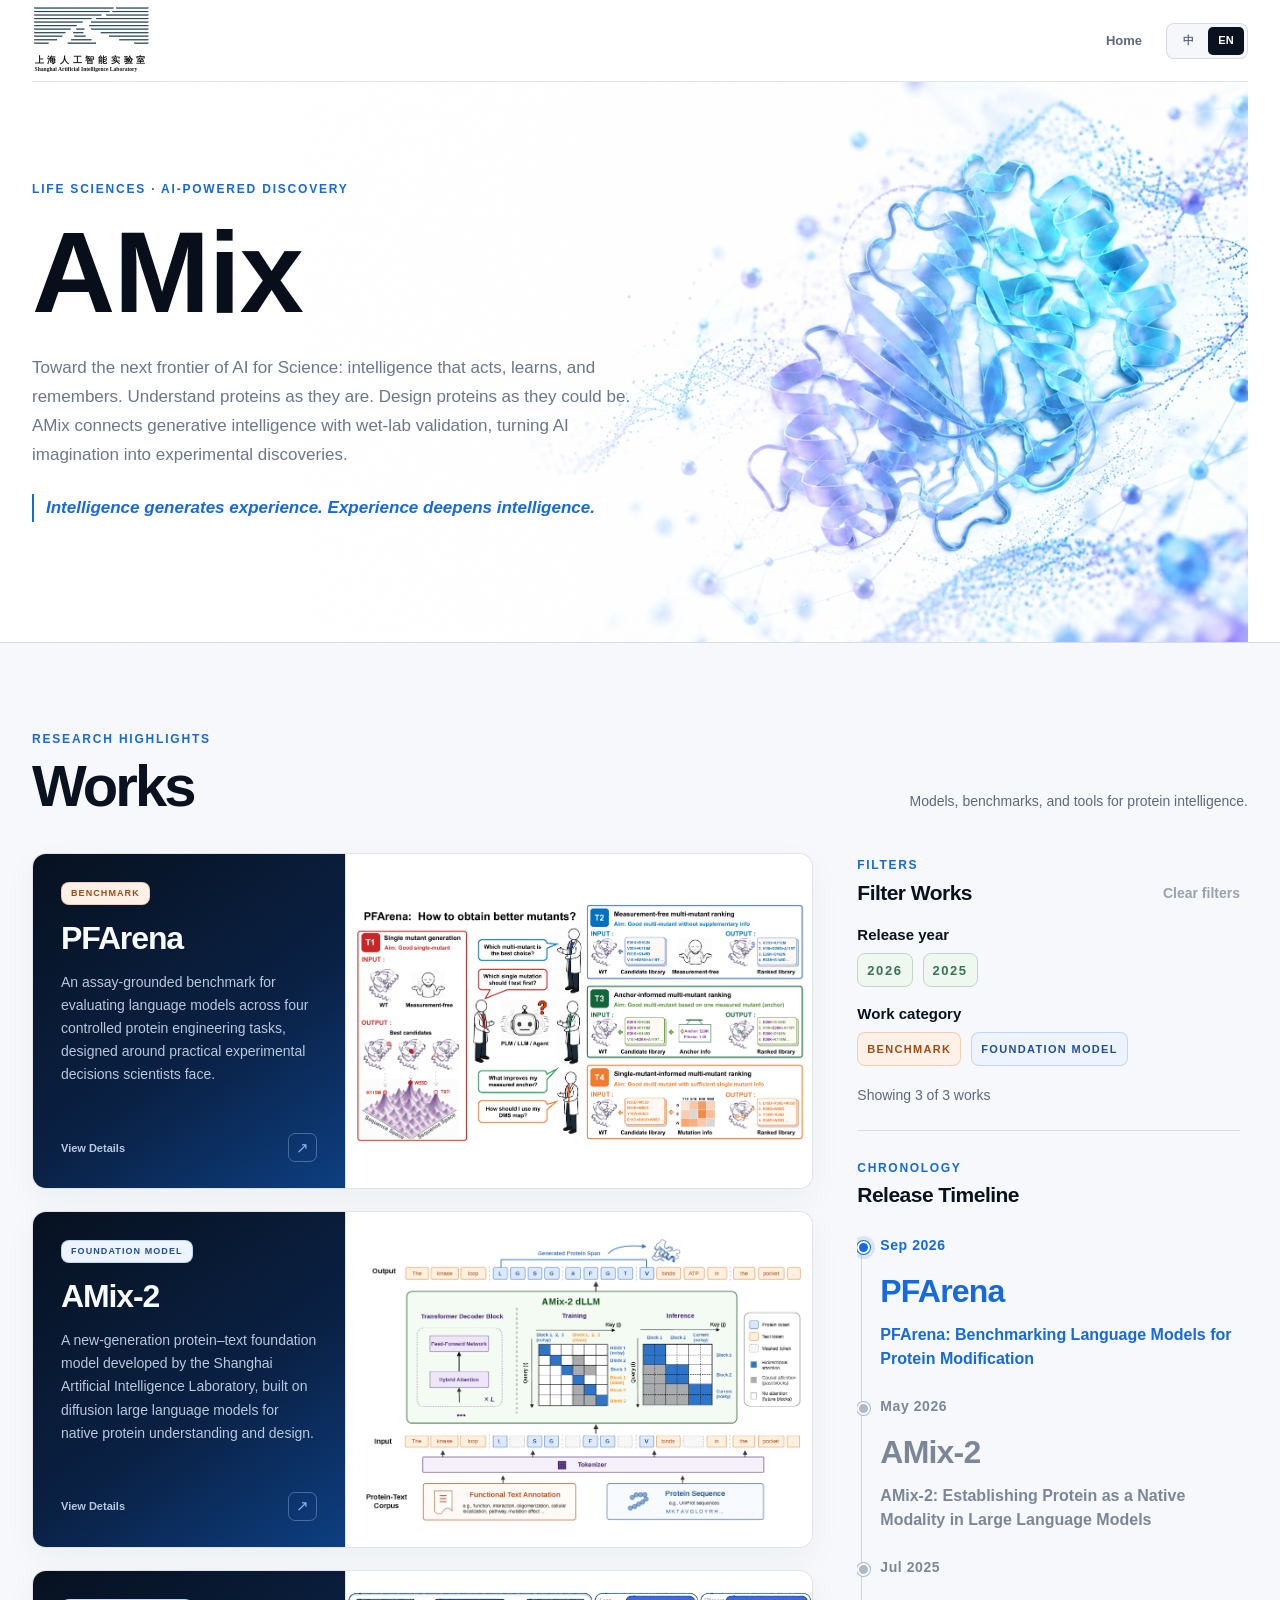
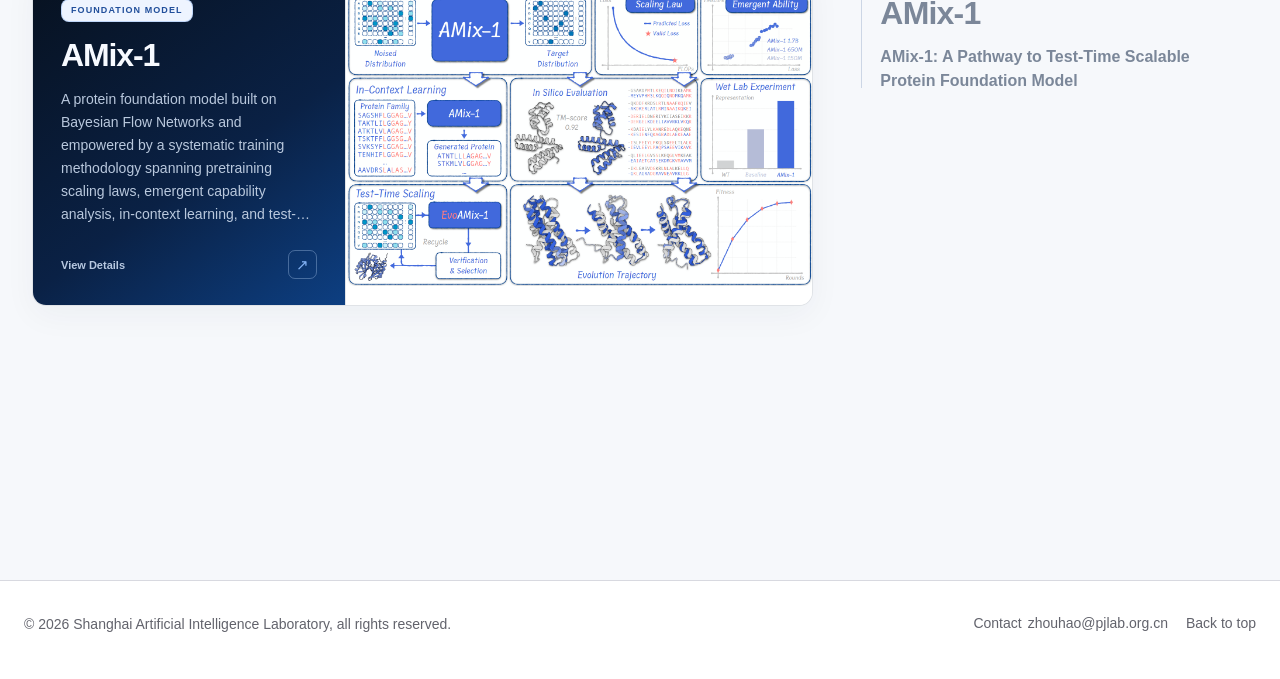
<file: index.html>
<!doctype html>
<html lang="en">
  <head>
    <meta charset="utf-8" />
    <meta name="viewport" content="width=device-width, initial-scale=1" />
    <meta name="description" content="Life Sciences · AI-Powered Discovery" />
    <meta name="theme-color" content="#ffffff" />
    <title>AMix | AI for Proteins</title>
    <link rel="stylesheet" href="./assets/site.css" />
    <link rel="stylesheet" href="./assets/nav.css" />
    <script src="./assets/site.js" defer></script>
    <script src="./assets/home.js" defer></script>
  </head>
  
  <body class="home-page">
    <header class="global-nav" data-amix-nav></header>
    <script src="./assets/nav.js"></script>

    <main>
      <section class="home-hero" aria-labelledby="home-title">
        <div class="hero-copy">
          <p class="eyebrow" data-i18n="eyebrow">AI × Biology · Research collective</p>
          <h1 id="home-title" data-i18n="heroTitle">AMix</h1>
          <p class="hero-intro" data-i18n="heroIntro">Advancing AI for Science through reasoning, action, and discovery by integrating low-latency foundation models, feedback-driven self-improvement, and learnable long-horizon memory.</p>
          <p class="hero-intro hero-closing" data-i18n="heroClosing">Intelligence generates experience. Experience deepens intelligence.</p>
        </div>
      </section>

      <section id="works" class="works-section" aria-labelledby="works-title">
        <div class="section-heading">
          <div>
            <p class="section-kicker" data-i18n="worksKicker">Selected research</p>
            <h2 id="works-title" data-i18n="worksTitle">Works</h2>
          </div>
          <p class="section-note" data-i18n="worksNote">Models, benchmarks, and tools for protein intelligence.</p>
        </div>
        <div class="works-layout">
          <div id="publication-grid" class="publication-grid" aria-live="polite"></div>

          <aside class="works-timeline" aria-labelledby="timeline-title">
            <section class="work-filters" aria-labelledby="work-filters-title">
              <p class="timeline-kicker" data-filter-i18n="kicker">Filters</p>
              <div class="work-filter-heading">
                <h3 id="work-filters-title" data-filter-i18n="title">Filter works</h3>
                <button id="clear-work-filters" class="filter-clear" type="button" data-filter-i18n="clear" disabled>Clear filters</button>
              </div>
              <fieldset class="work-filter-group">
                <legend data-filter-i18n="release">Release year</legend>
                <div id="work-year-filters" class="work-filter-tags">
                  <button class="tag tag--model" type="button" data-year="2026" aria-pressed="false">2026</button>
                  <button class="tag tag--model" type="button" data-year="2025" aria-pressed="false">2025</button>
                </div>
              </fieldset>
              <fieldset class="work-filter-group">
                <legend data-filter-i18n="category">Work category</legend>
                <div id="work-category-filters" class="work-filter-tags"></div>
                <!-- <p class="filter-hint" data-filter-i18n="categoryHint">Select one or more categories; leave all unselected to show every category.</p> -->
              </fieldset>
              <p id="work-filter-status" class="filter-status" role="status" aria-live="polite"></p>
            </section>
            <p class="timeline-kicker" data-i18n="timelineKicker">Chronology</p>
            <h3 id="timeline-title" data-i18n="timelineTitle">Release timeline</h3>
            <nav id="publication-timeline" class="timeline-list" aria-labelledby="timeline-title"></nav>
          </aside>
        </div>
      </section>
    </main>

    <footer class="site-footer" data-amix-footer data-top-target="home-title"></footer>
    <script src="./assets/footer.js"></script>
  </body>
</html>
</file>
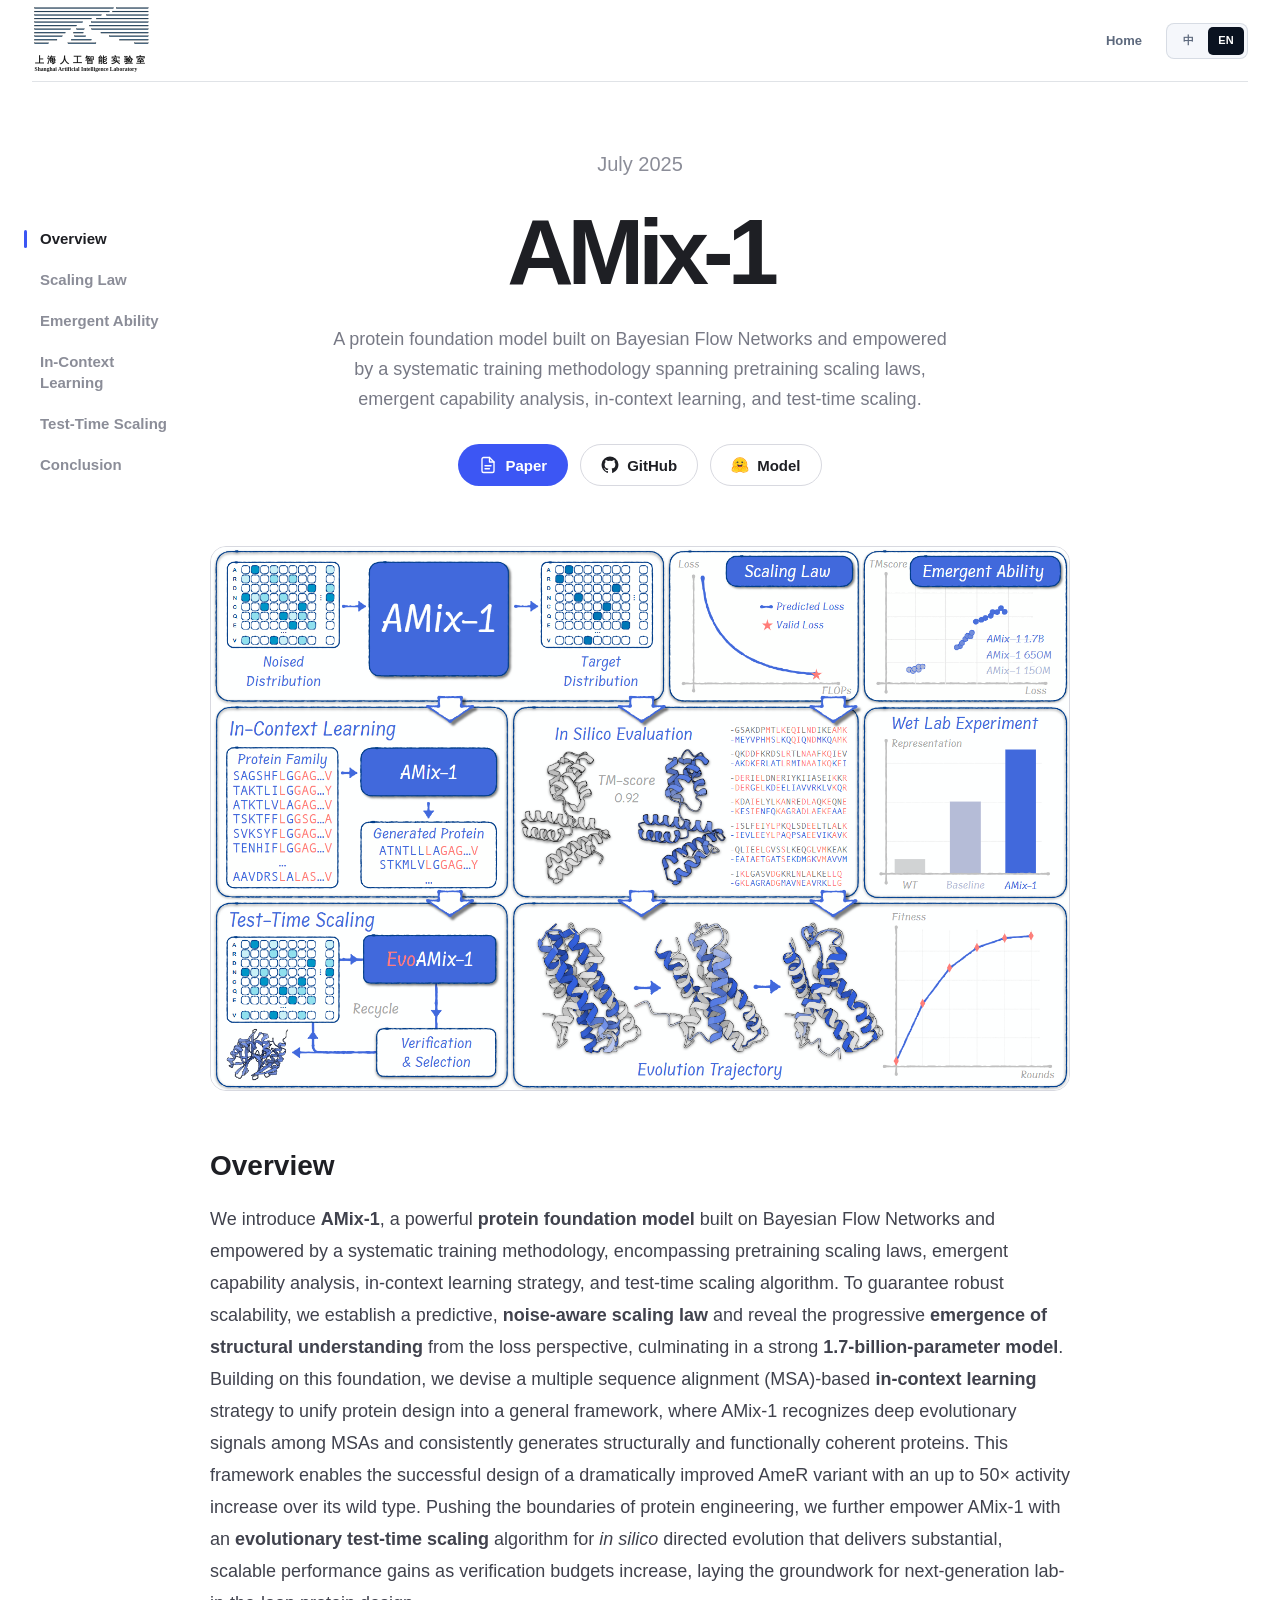
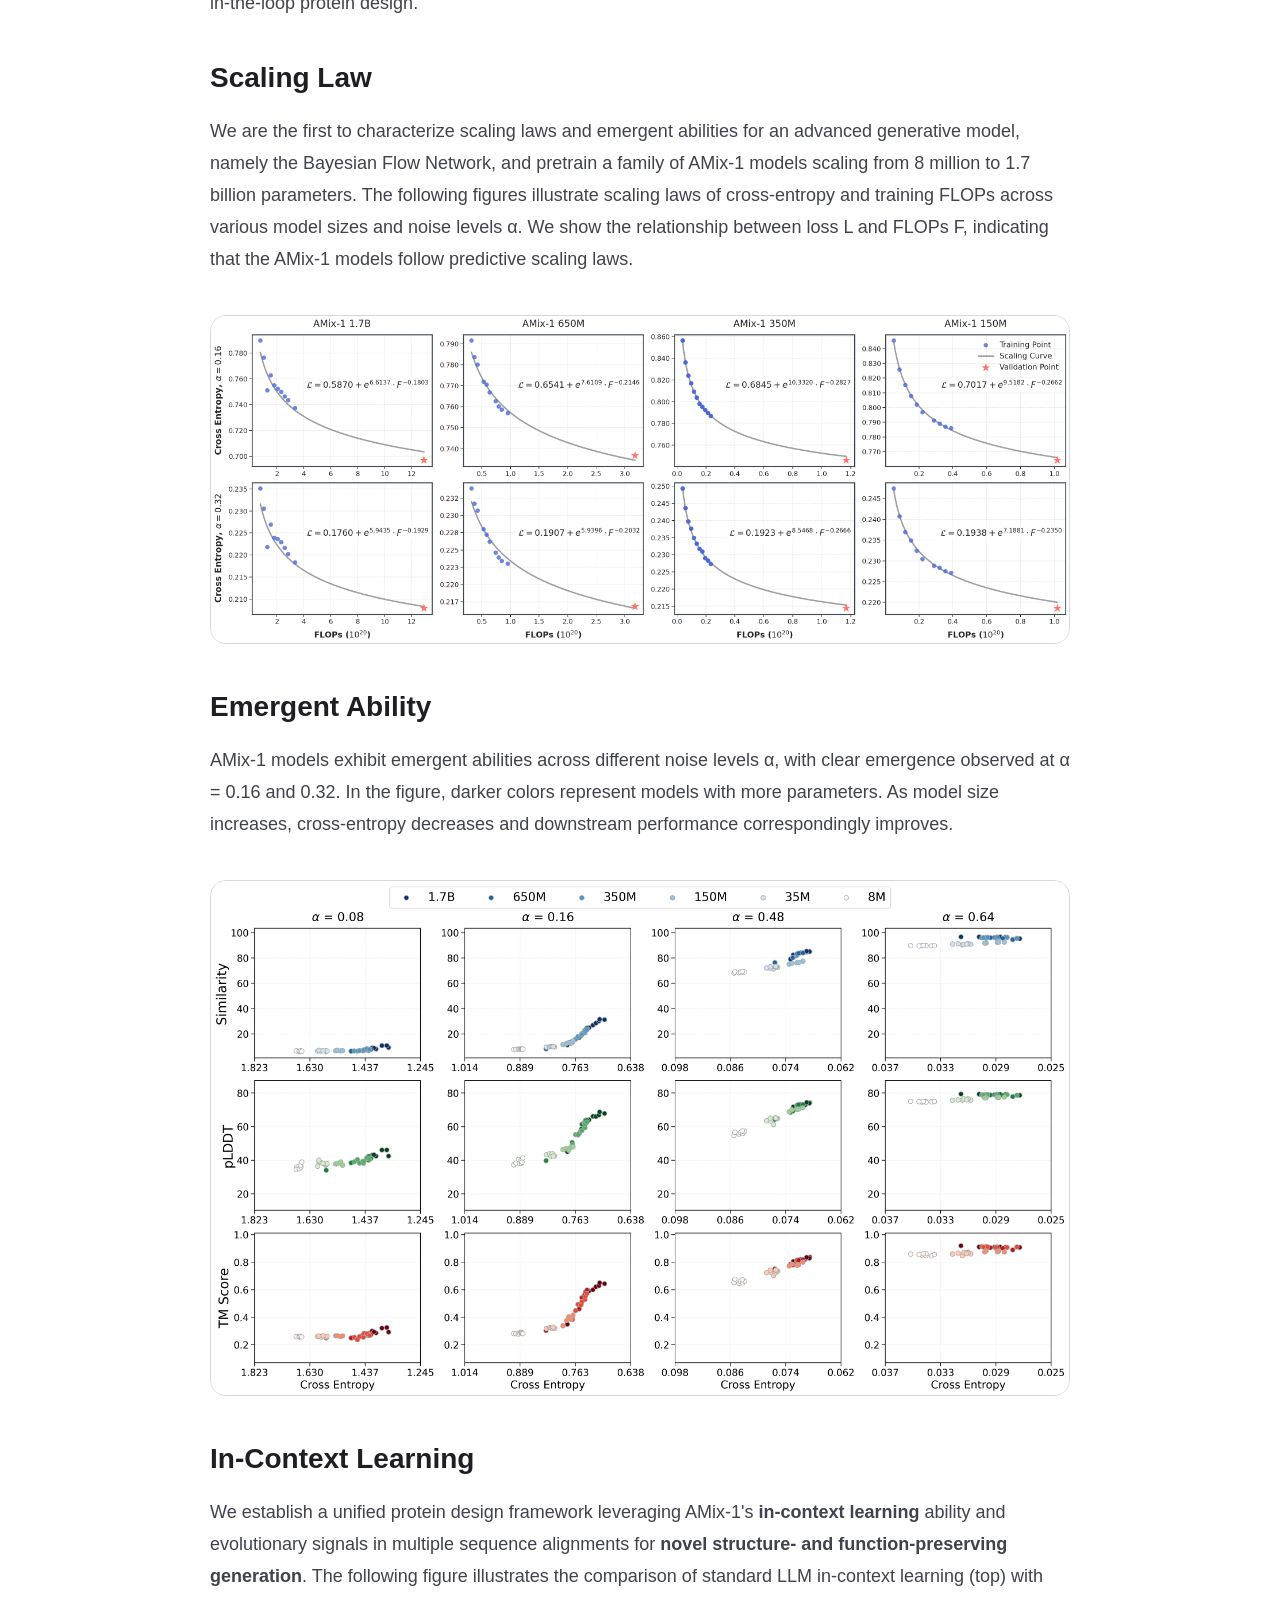
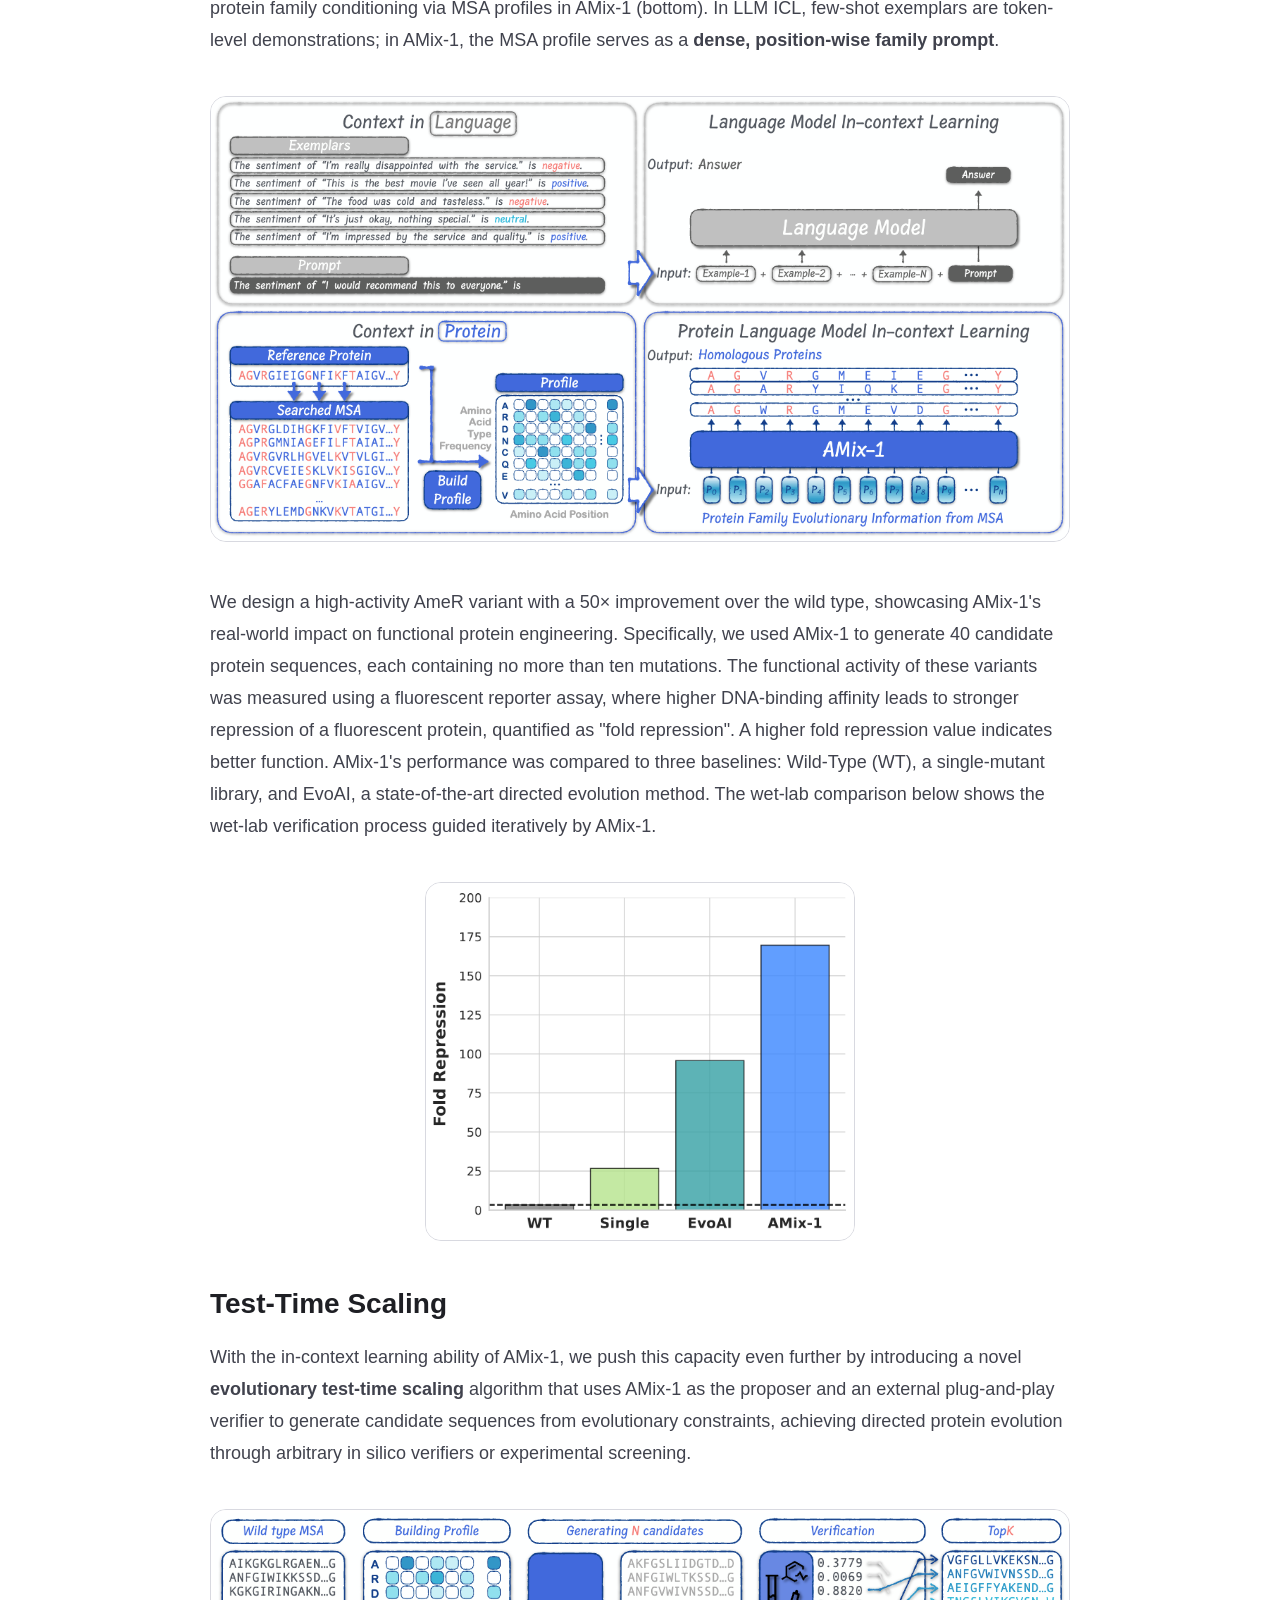
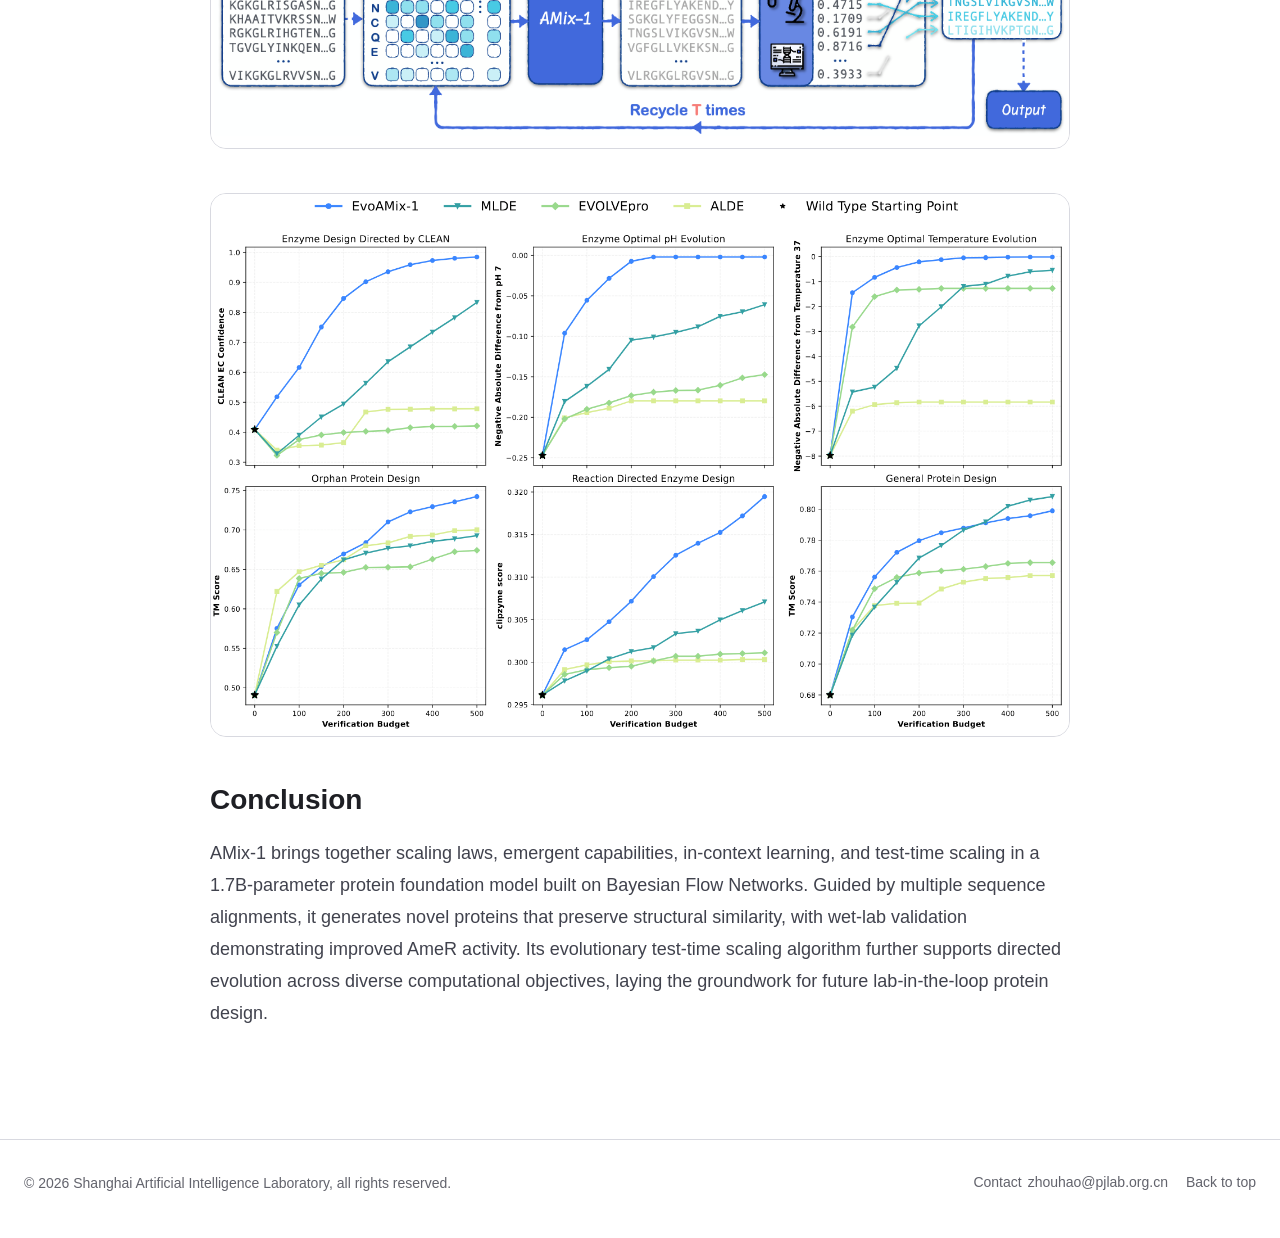
<file: AMix-1/index.html>
<!doctype html>
<html data-amix-language="zh" data-lang="zh" lang="zh-CN">
  <head>
    <meta charset="utf-8" />
    <meta name="viewport" content="width=device-width, initial-scale=1" />
    <meta
      name="description"
      content="AMix-1 是一款基于贝叶斯流网络构建的蛋白质基础模型，由预训练扩展定律、涌现能力分析、上下文学习和推理时扩展等系统化的训练方法支撑。" data-amix-en-content="AMix-1 is a protein foundation model built on Bayesian Flow Networks and empowered by a systematic training methodology spanning pretraining scaling laws, emergent capability analysis, in-context learning, and test-time scaling." data-amix-zh-content="AMix-1 是一款基于贝叶斯流网络构建的蛋白质基础模型，由预训练扩展定律、涌现能力分析、上下文学习和推理时扩展等系统化的训练方法支撑。"
    />
    <title>AMix-1</title>
    <link rel="stylesheet" href="../assets/publication.css" />
    <link rel="stylesheet" href="../assets/detail.css" />
    <link rel="stylesheet" href="./styles.css" />
    <link rel="stylesheet" href="../assets/nav.css" />
    <style id="amix1-locale-visibility">
      html[data-amix-language="zh"] [data-amix-locale="en"],
      html[data-amix-language="en"] [data-amix-locale="zh"] {
        display: none !important;
      }
      html[data-amix-language="zh"] [data-amix-locale="zh"]:not(.article-nav),
      html[data-amix-language="en"] [data-amix-locale="en"]:not(.article-nav) {
        display: var(--amix-locale-display, block) !important;
      }
    </style>
    <link rel="stylesheet" href="../assets/resource-icons.css" />
  </head>
  <body class="placeholder-page">
    <header class="global-nav" data-amix-nav></header>
    <script src="../assets/nav.js"></script>

    <main class="page">
      <nav class="article-nav amix1-nav-en" aria-label="文章章节" data-amix-en-aria-label="Article sections" data-amix-zh-aria-label="文章章节" data-amix-locale="en" lang="en">
        <a class="article-nav-link is-active" href="#overview" data-nav-target="overview" aria-current="true">Overview</a>
        <a class="article-nav-link" href="#scaling-law" data-nav-target="scaling-law">Scaling Law</a>
        <a class="article-nav-link" href="#emergent-ability" data-nav-target="emergent-ability">Emergent Ability</a>
        <a class="article-nav-link" href="#in-context-learning" data-nav-target="in-context-learning">In-Context Learning</a>
        <a class="article-nav-link" href="#test-time-scaling" data-nav-target="test-time-scaling">Test-Time Scaling</a>
        <a class="article-nav-link" href="#conclusion" data-nav-target="conclusion">Conclusion</a>
        <!-- <a class="article-nav-link" href="#citation" data-nav-target="citation">Citation</a> -->
      </nav>

      <nav class="article-nav amix1-nav-zh" aria-label="文章章节" data-amix-locale="zh">
        <a class="article-nav-link is-active" href="#overview-zh" data-nav-target="overview-zh" aria-current="true">概述</a>
        <a class="article-nav-link" href="#scaling-law-zh" data-nav-target="scaling-law-zh">扩展定律</a>
        <a class="article-nav-link" href="#emergent-ability-zh" data-nav-target="emergent-ability-zh">涌现能力</a>
        <a class="article-nav-link" href="#in-context-learning-zh" data-nav-target="in-context-learning-zh">上下文学习</a>
        <a class="article-nav-link" href="#test-time-scaling-zh" data-nav-target="test-time-scaling-zh">推理时扩展</a>
        <a class="article-nav-link" href="#conclusion-zh" data-nav-target="conclusion-zh">总结</a>
        <!-- <a class="article-nav-link" href="#citation-zh" data-nav-target="citation-zh">引用</a> -->
      </nav>

      <section class="article-hero" aria-labelledby="page-title">
        <p class="publish-date">
          <span class="detail-lang-en" data-amix-locale="en" lang="en" style="--amix-locale-display:inline">July 2025</span>
          <span class="detail-lang-zh" data-amix-locale="zh" lang="zh-CN" style="--amix-locale-display:inline">2025 年 7 月</span>
        </p>
        <h1 id="page-title" class="placeholder-title">AMix-1</h1>
        <p class="hero-summary detail-lang-en" data-amix-locale="en" lang="en" style="--amix-locale-display:block">
          A protein foundation model built on Bayesian Flow Networks and empowered by a systematic training
          methodology spanning pretraining scaling laws, emergent capability analysis, in-context learning, and
          test-time scaling.
        </p>
        <p class="hero-summary detail-lang-zh" data-amix-locale="zh" lang="zh-CN" style="--amix-locale-display:block">一款基于贝叶斯流网络构建的蛋白质基础模型，由预训练扩展定律、涌现能力分析、上下文学习和推理时扩展等系统化的训练方法支撑。</p>

        <div class="action-row amix1-actions-en" aria-label="项目资源" data-amix-en-aria-label="Project resources" data-amix-zh-aria-label="项目资源" data-amix-locale="en" lang="en" style="--amix-locale-display:flex">
          <a
            class="resource-button seed-button primary"
            href="https://arxiv.org/abs/2507.08920"
            target="_blank"
            rel="noreferrer"
            ><svg class="resource-icon" width="18" height="18" aria-hidden="true" focusable="false"><use href="../assets/resource-icons.svg#report"></use></svg><span>Paper</span></a
          >
          <a
            class="resource-button seed-button"
            href="https://github.com/GenSI-THUAIR/AMix-1"
            target="_blank"
            rel="noreferrer"
            ><svg class="resource-icon" width="18" height="18" aria-hidden="true" focusable="false"><use href="../assets/resource-icons.svg#github"></use></svg><span>GitHub</span></a
          >
          <a
            class="resource-button seed-button"
            href="https://huggingface.co/GenSI/AMix-1-1.7B"
            target="_blank"
            rel="noreferrer"
            ><svg class="resource-icon" width="18" height="18" aria-hidden="true" focusable="false"><use href="../assets/resource-icons.svg#huggingface"></use></svg><span>Model</span></a
          >
        </div>

        <div class="action-row amix1-actions-zh" aria-label="项目资源" data-amix-locale="zh" lang="zh-CN" style="--amix-locale-display:flex">
          <a class="resource-button seed-button primary" href="https://arxiv.org/abs/2507.08920" target="_blank" rel="noreferrer"><svg class="resource-icon" width="18" height="18" aria-hidden="true" focusable="false"><use href="../assets/resource-icons.svg#report"></use></svg><span>技术报告</span></a>
          <a class="resource-button seed-button" href="https://github.com/GenSI-THUAIR/AMix-1" target="_blank" rel="noreferrer"><svg class="resource-icon" width="18" height="18" aria-hidden="true" focusable="false"><use href="../assets/resource-icons.svg#github"></use></svg><span>代码仓库</span></a>
          <a class="resource-button seed-button" href="https://huggingface.co/GenSI/AMix-1-1.7B" target="_blank" rel="noreferrer"><svg class="resource-icon" width="18" height="18" aria-hidden="true" focusable="false"><use href="../assets/resource-icons.svg#huggingface"></use></svg><span>模型</span></a>
        </div>
      </section>

      <figure class="amix1-main-figure" aria-label="AMix-1 概览" data-amix-en-aria-label="AMix-1 overview" data-amix-zh-aria-label="AMix-1 概览">
        <img
          src="../figures/AMix-1_main.png"
          alt="AMix-1 总览：从预训练扩展到可在推理时扩展的蛋白质设计" data-amix-en-alt="AMix-1 overview from pretraining scaling to test-time scalable protein design" data-amix-zh-alt="AMix-1 总览：从预训练扩展到可在推理时扩展的蛋白质设计"
          decoding="async"
        />
      </figure>

      <div class="amix1-content-en" data-amix-locale="en" lang="en" style="--amix-locale-display:block">
        <article class="content">
          <section id="overview" class="content-section" aria-labelledby="overview-title">
            <h2 id="overview-title">Overview</h2>
            <p>
              We introduce <strong>AMix-1</strong>, a powerful <strong>protein foundation model</strong> built on
              Bayesian Flow Networks and empowered by a systematic training methodology, encompassing pretraining
              scaling laws, emergent capability analysis, in-context learning strategy, and test-time scaling
              algorithm. To guarantee robust scalability, we establish a predictive,
              <strong>noise-aware scaling law</strong> and reveal the progressive
              <strong>emergence of structural understanding</strong> from the loss perspective, culminating in a
              strong <strong>1.7-billion-parameter model</strong>. Building on this foundation, we devise a multiple
              sequence alignment (MSA)-based <strong>in-context learning</strong> strategy to unify protein design
              into a general framework, where AMix-1 recognizes deep evolutionary signals among MSAs and consistently
              generates structurally and functionally coherent proteins. This framework enables the successful design
              of a dramatically improved AmeR variant with an up to 50× activity increase over its wild type. Pushing
              the boundaries of protein engineering, we further empower AMix-1 with an
              <strong>evolutionary test-time scaling</strong> algorithm for <em>in silico</em> directed evolution
              that delivers substantial, scalable performance gains as verification budgets increase, laying the
              groundwork for next-generation lab-in-the-loop protein design.
            </p>
          </section>

          <section id="scaling-law" class="content-section" aria-labelledby="scaling-law-title">
            <h2 id="scaling-law-title">Scaling Law</h2>
            <p>
              We are the first to characterize scaling laws and emergent abilities for an advanced generative model,
              namely the Bayesian Flow Network, and pretrain a family of AMix-1 models scaling from 8 million
              to 1.7 billion parameters. The following figures illustrate scaling laws of cross-entropy and training
              FLOPs across various model sizes and noise levels α. We show the relationship between loss L and FLOPs
              F, indicating that the AMix-1 models follow predictive scaling laws.
            </p>
            <figure class="architecture-visual amix1-figure" aria-label="AMix-1 scaling laws">
              <img
                class="architecture-chart"
                src="./assets/amix1_scaling_law.png"
                alt="AMix-1 cross-entropy scaling curves across model sizes and noise levels"
                loading="lazy"
                decoding="async"
              />
            </figure>
          </section>

          <section id="emergent-ability" class="content-section" aria-labelledby="emergent-ability-title">
            <h2 id="emergent-ability-title">Emergent Ability</h2>
            <p>
              AMix-1 models exhibit emergent abilities across different noise levels α, with clear emergence observed
              at α = 0.16 and 0.32. In the figure, darker colors represent models with more parameters. As model size
              increases, cross-entropy decreases and downstream performance correspondingly improves.
            </p>
            <figure class="architecture-visual amix1-figure" aria-label="AMix-1 emergent ability">
              <img
                class="architecture-chart"
                src="./assets/amix1_emergent_ability.png"
                alt="AMix-1 emergent protein modeling ability across model sizes and noise levels"
                loading="lazy"
                decoding="async"
              />
            </figure>
          </section>

          <section id="in-context-learning" class="content-section" aria-labelledby="in-context-learning-title">
            <h2 id="in-context-learning-title">In-Context Learning</h2>
            <p>
              We establish a unified protein design framework leveraging AMix-1's
              <strong>in-context learning</strong> ability and evolutionary signals in multiple sequence alignments
              for <strong>novel structure- and function-preserving generation</strong>. The following figure
              illustrates the comparison of standard LLM in-context learning (top) with protein family conditioning
              via MSA profiles in AMix-1 (bottom). In LLM ICL, few-shot exemplars are token-level demonstrations; in
              AMix-1, the MSA profile serves as a <strong>dense, position-wise family prompt</strong>.
            </p>
            <figure class="architecture-visual amix1-figure" aria-label="AMix-1 in-context learning">
              <img
                class="architecture-chart"
                src="./assets/amix1_icl.png"
                alt="Comparison of language-model in-context learning and AMix-1 MSA-conditioned protein generation"
                loading="lazy"
                decoding="async"
              />
            </figure>
            <p>
              We design a high-activity AmeR variant with a 50× improvement over the wild type, showcasing AMix-1's
              real-world impact on functional protein engineering. Specifically, we used AMix-1 to generate 40
              candidate protein sequences, each containing no more than ten mutations. The functional activity of
              these variants was measured using a fluorescent reporter assay, where higher DNA-binding affinity leads
              to stronger repression of a fluorescent protein, quantified as "fold repression". A higher fold
              repression value indicates better function. AMix-1's performance was compared to three baselines:
              Wild-Type (WT), a single-mutant library, and EvoAI, a state-of-the-art directed evolution method. The
              wet-lab comparison below shows the wet-lab verification process guided iteratively by AMix-1. 
            </p>
            <figure class="architecture-visual amix1-figure amix1-wet-lab-figure" aria-label="AMix-1 wet-lab validation">
              <img
                class="architecture-chart"
                src="./assets/amix1_wet_lab.png"
                alt="Wet-lab fold-repression comparison among wild type, a single-mutant library, EvoAI, and AMix-1"
                loading="lazy"
                decoding="async"
              />
            </figure>
          </section>

          <section id="test-time-scaling" class="content-section" aria-labelledby="test-time-scaling-title">
            <h2 id="test-time-scaling-title">Test-Time Scaling</h2>
            <p>
              With the in-context learning ability of AMix-1, we push this capacity even further by introducing a
              novel <strong>evolutionary test-time scaling</strong> algorithm that uses AMix-1 as the proposer and an
              external plug-and-play verifier to generate candidate sequences from evolutionary constraints,
              achieving directed protein evolution through arbitrary in silico verifiers or experimental screening.
            </p>
            <figure class="architecture-visual amix1-figure" aria-label="AMix-1 test-time scaling workflow">
              <img
                class="architecture-chart"
                src="./assets/amix1_tts1.png"
                alt="AMix-1 evolutionary test-time scaling workflow"
                loading="lazy"
                decoding="async"
              />
            </figure>
            <figure class="architecture-visual amix1-figure" aria-label="AMix-1 test-time scaling results">
              <img
                class="architecture-chart"
                src="./assets/amix1_tts2.png"
                alt="AMix-1 performance across verification budgets and protein design tasks"
                loading="lazy"
                decoding="async"
              />
            </figure>
          </section>

          <section id="conclusion" class="content-section" aria-labelledby="conclusion-title">
            <h2 id="conclusion-title">Conclusion</h2>
            <p>AMix-1 brings together scaling laws, emergent capabilities, in-context learning, and test-time scaling in a 1.7B-parameter protein foundation model built on Bayesian Flow Networks. Guided by multiple sequence alignments, it generates novel proteins that preserve structural similarity, with wet-lab validation demonstrating improved AmeR activity. Its evolutionary test-time scaling algorithm further supports directed evolution across diverse computational objectives, laying the groundwork for future lab-in-the-loop protein design.</p>
          </section>

          <!-- <section id="citation" class="content-section" aria-labelledby="citation-title">
            <h2 id="citation-title">Citation</h2>
            <p>If you find this work useful, please cite our paper:</p>
            <pre class="citation-block"><code>@article{lv2025amix1,
  title={AMix-1: A Pathway to Test-Time Scalable Protein Foundation Model},
  author={Changze Lv*, Jiang Zhou*, Siyu Long*, Lihao Wang, Jiangtao Feng, Dongyu Xue, Yu Pei, Hao Wang, Zherui Zhang, Yuchen Cai, Zhiqiang Gao, Ziyuan Ma, Jiakai Hu, Chaochen Gao, Jingjing Gong, Yuxuan Song, Shuyi Zhang, Xiaoqing Zheng, Deyi Xiong, Lei Bai, Wanli Ouyang, Ya-Qin Zhang, Wei-Ying Ma, Bowen Zhou, Hao Zhou},
  journal={arXiv preprint arXiv:2507.08920},
  year={2025}
}</code></pre>
          </section> -->
        </article>
      </div>

      <div class="amix1-content-zh" data-amix-locale="zh" lang="zh-CN" style="--amix-locale-display:block">
        <article class="content">
          <section id="overview-zh" class="content-section" aria-labelledby="overview-title-zh">
            <h2 id="overview-title-zh">概述</h2>
            <p>我们推出了 <strong>AMix-1</strong>，一款强大的、基于贝叶斯流网络构建的<strong>蛋白质基础模型</strong>。AMix-1 由一套系统化的训练方法实现能力提升，其中涵盖了预训练扩展定律、涌现能力分析、上下文学习策略和推理时扩展算法。为保证模型具备稳健的可扩展性，我们建立了一套具有预测能力的<strong>噪声感知扩展定律</strong>，并从损失函数的角度揭示了<strong>模型结构理解能力的逐步涌现</strong>，最终训练出一个性能强劲的 <strong>17 亿参数模型</strong>。在此基础上，我们进一步提出一种基于多序列比对（MSA）的<strong>上下文学习</strong>策略，将蛋白质设计整合到一个通用框架中。在这一框架下，AMix-1 能够识别多序列比对中蕴涵的深层进化信号，稳定生成在结构和功能上具有一致性的蛋白质。借助该框架，我们成功设计出一种性能显著提升的 AmeR 蛋白质变体，其活性最高可达野生型的 50 倍。为进一步拓展蛋白质工程的边界，我们还为 AMix-1 引入了用于计算机模拟定向进化的<strong>进化式推理时扩展</strong>算法。随着验证预算增加，该算法能够带来显著且可持续扩展的性能提升，为下一代实验室闭环蛋白质设计奠定基础。</p>
          </section>

          <section id="scaling-law-zh" class="content-section" aria-labelledby="scaling-law-title-zh">
            <h2 id="scaling-law-title-zh">扩展定律</h2>
            <p>我们首次刻画了贝叶斯流网络这类先进生成模型的扩展定律与涌现能力，并预训练了一簇 AMix-1 模型，参数规模从 800 万到 17 亿不等。下图展示了不同参数规模和噪声水平 α 下交叉熵与训练浮点运算次数（FLOPs）之间的扩展定律。我们给出了交叉熵损失 L 与浮点运算次数 F 之间的关系，表明 AMix-1 模型遵循可预测的扩展定律。</p>
            <figure class="architecture-visual amix1-figure" aria-label="AMix-1 扩展定律">
              <img
                class="architecture-chart"
                src="./assets/amix1_scaling_law.png"
                alt="AMix-1 在不同模型规模和噪声水平下的交叉熵扩展曲线"
                loading="lazy"
                decoding="async"
              />
            </figure>
          </section>

          <section id="emergent-ability-zh" class="content-section" aria-labelledby="emergent-ability-title-zh">
            <h2 id="emergent-ability-title-zh">涌现能力</h2>
            <p>AMix-1 模型在不同噪声水平 α 下展现出的涌现能力，其中在 α = 0.16 和 0.32 时，涌现现象尤为明显。图中颜色越深，表示模型的参数量越大。随着模型规模增大，交叉熵降低，下游任务性能也相应提升。</p>
            <figure class="architecture-visual amix1-figure" aria-label="AMix-1 涌现能力">
              <img
                class="architecture-chart"
                src="./assets/amix1_emergent_ability.png"
                alt="AMix-1 在不同模型规模和噪声水平下涌现的蛋白质建模能力"
                loading="lazy"
                decoding="async"
              />
            </figure>
          </section>

          <section id="in-context-learning-zh" class="content-section" aria-labelledby="in-context-learning-title-zh">
            <h2 id="in-context-learning-title-zh">上下文学习</h2>
            <p>我们利用 AMix-1 的<strong>上下文学习</strong>能力以及多序列比对中的进化信号，建立了统一的蛋白质设计框架，用于<strong>生成保持结构和功能的新型蛋白质</strong>。下图对比了大语言模型（LLM）的上下文学习方式（上）与 AMix-1 通过 MSA profile 引入蛋白质家族条件信息的方式（下）。在大语言模型的上下文学习中，样本示例以词元级示范的形式提供；而在 AMix-1 中，MSA profile 则提供了<strong>高密度、逐位置的蛋白质家族提示</strong>。</p>
            <figure class="architecture-visual amix1-figure" aria-label="AMix-1 上下文学习">
              <img
                class="architecture-chart"
                src="./assets/amix1_icl.png"
                alt="语言模型的上下文学习与 AMix-1 以 MSA 为条件的蛋白质生成方式对比"
                loading="lazy"
                decoding="async"
              />
            </figure>
            <p>我们设计出了一种高活性 AmeR 蛋白质变体，其活性相比野生型提升了 50 倍，展示了 AMix-1 在功能蛋白质工程中的实际应用价值。具体而言，我们使用 AMix-1 生成了 40 条候选蛋白质序列，每条序列包含不超过 10 个突变。我们通过荧光报告基因实验测量这些变体的功能活性：更高的 DNA 结合亲和力会对荧光蛋白产生更强的抑制作用，并以“<strong>抑制倍数（fold repression）</strong>”进行量化。抑制倍数越高，表明蛋白质功能越强。我们将 AMix-1 的表现与三个基线进行比较：野生型（WT）、单突变体文库，以及最先进的定向进化方法 EvoAI。下方的湿实验对比展示了由 AMix-1 迭代引导的湿实验验证过程。</p>
            <figure class="architecture-visual amix1-figure amix1-wet-lab-figure" aria-label="AMix-1 湿实验验证">
              <img
                class="architecture-chart"
                src="./assets/amix1_wet_lab.png"
                alt="野生型、单突变体文库、EvoAI 和 AMix-1 在湿实验中的抑制倍数对比"
                loading="lazy"
                decoding="async"
              />
            </figure>
          </section>

          <section id="test-time-scaling-zh" class="content-section" aria-labelledby="test-time-scaling-title-zh">
            <h2 id="test-time-scaling-title-zh">推理时扩展</h2>
            <p>在 AMix-1 上下文学习能力的基础上，我们引入了一种新的<strong>进化式推理时扩展</strong>算法，进一步拓展了模型能力。该算法使用 AMix-1 作为候选序列生成器，结合外部即插即用的验证器，在进化约束下生成候选序列，并通过任意计算机模拟验证器或实验筛选实现蛋白质定向进化。</p>
            <figure class="architecture-visual amix1-figure" aria-label="AMix-1 推理时扩展流程">
              <img
                class="architecture-chart"
                src="./assets/amix1_tts1.png"
                alt="AMix-1 进化式推理时扩展流程"
                loading="lazy"
                decoding="async"
              />
            </figure>
            <figure class="architecture-visual amix1-figure" aria-label="AMix-1 推理时扩展结果">
              <img
                class="architecture-chart"
                src="./assets/amix1_tts2.png"
                alt="AMix-1 在不同验证预算和蛋白质设计任务中的表现"
                loading="lazy"
                decoding="async"
              />
            </figure>
          </section>

          <section id="conclusion-zh" class="content-section" aria-labelledby="conclusion-title-zh">
            <h2 id="conclusion-title-zh">总结</h2>
            <p>AMix-1 将扩展定律、涌现能力、上下文学习与推理时扩展融入一个基于贝叶斯流网络的 1.7B 参数蛋白质基础模型。在多序列比对的引导下，模型能够生成保持结构相似性的新型蛋白质，并通过湿实验验证了 AmeR 活性的提升。其进化式推理时扩展算法进一步支持面向多种计算目标的定向进化，为未来的实验室闭环蛋白质设计奠定基础。</p>
          </section>

          <!-- <section id="citation-zh" class="content-section" aria-labelledby="citation-title-zh">
            <h2 id="citation-title-zh">引用</h2>
            <p>如果您认为本研究对您有所帮助，请引用我们的论文：</p>
            <pre class="citation-block"><code>@article{lv2025amix1,
  title={AMix-1: A Pathway to Test-Time Scalable Protein Foundation Model},
  author={Changze Lv*, Jiang Zhou*, Siyu Long*, Lihao Wang, Jiangtao Feng, Dongyu Xue, Yu Pei, Hao Wang, Zherui Zhang, Yuchen Cai, Zhiqiang Gao, Ziyuan Ma, Jiakai Hu, Chaochen Gao, Jingjing Gong, Yuxuan Song, Shuyi Zhang, Xiaoqing Zheng, Deyi Xiong, Lei Bai, Wanli Ouyang, Ya-Qin Zhang, Wei-Ying Ma, Bowen Zhou, Hao Zhou},
  journal={arXiv preprint arXiv:2507.08920},
  year={2025}
}</code></pre>
          </section> -->
        </article>
      </div>
    </main>

    <footer class="site-footer" data-amix-footer data-contact-zh="联系方式"></footer>
    <script src="../assets/footer.js"></script>

    <script src="../assets/detail.js"></script>
    <script src="./script.js"></script>
    <script id="amix1-inline-locale">
      (() => {
        const root = document.documentElement;
        const chineseIds = {"overview": "overview-zh", "overview-title": "overview-title-zh", "scaling-law": "scaling-law-zh", "scaling-law-title": "scaling-law-title-zh", "emergent-ability": "emergent-ability-zh", "emergent-ability-title": "emergent-ability-title-zh", "in-context-learning": "in-context-learning-zh", "in-context-learning-title": "in-context-learning-title-zh", "test-time-scaling": "test-time-scaling-zh", "test-time-scaling-title": "test-time-scaling-title-zh", "conclusion": "conclusion-zh", "conclusion-title": "conclusion-title-zh", "citation": "citation-zh", "citation-title": "citation-title-zh"};
        const englishIds = Object.fromEntries(Object.entries(chineseIds).map(([en, zh]) => [zh, en]));
        function setLanguage(language) {
          const isChinese = language === "zh";
          root.dataset.amixLanguage = language;
          root.dataset.lang = language;
          setDetailLanguage(language);
          for (const attribute of ["alt", "aria-label", "content"]) {
            document.querySelectorAll(`[data-amix-${language}-${attribute}]`).forEach(node => {
              node.setAttribute(attribute, node.getAttribute(`data-amix-${language}-${attribute}`));
            });
          }
          document.querySelectorAll(".locale-button[data-lang]").forEach(button => {
            button.classList.toggle("is-active", button.dataset.lang === language);
            button.setAttribute("aria-pressed", String(button.dataset.lang === language));
          });
          const currentId = window.location.hash.slice(1);
          const nextId = (isChinese ? chineseIds : englishIds)[currentId];
          if (nextId) window.history.replaceState(window.history.state, "", "#" + nextId);
          amix1PinnedNavTarget = null;
          updateAMix1ActiveNav();
        }
        document.addEventListener("click", event => {
          const button = event.target instanceof Element ? event.target.closest(".locale-button[data-lang]") : null;
          if (!button || !["zh", "en"].includes(button.dataset.lang)) return;
          event.preventDefault();
          event.stopImmediatePropagation();
          setLanguage(button.dataset.lang);
        }, true);
        setLanguage(localStorage.getItem("amix-bio-language") || "en");
        document.addEventListener("DOMContentLoaded", () => setLanguage(localStorage.getItem("amix-bio-language") || "en"), { once: true });
      })();
    </script>
  </body>
</html>
</file>
<file: assets/site.css>
:root {
  --ink: #0a1220;
  --ink-soft: #5d697d;
  --paper: #ffffff;
  --surface: #ffffff;
  --surface-hover: #fbfdff;
  --line: rgba(18, 39, 72, 0.13);
  --line-strong: rgba(30, 106, 220, 0.48);
  --blue: #1769e0;
  --blue-bright: #377fef;
  --blue-deep: #0b2f67;
  --blue-soft: #eaf2ff;
  --max-width: 1240px;
  color: var(--ink);
  background: var(--paper);
  font-family: Inter, "Avenir Next", "Helvetica Neue", "PingFang SC", "Microsoft YaHei", sans-serif;
  font-synthesis: none;
}

* { box-sizing: border-box; }
html { min-width: 320px; scroll-behavior: smooth; }
body { margin: 0; background: var(--paper); color: var(--ink); }
body::before {
  position: fixed;
  inset: 0;
  z-index: -1;
  background:
    radial-gradient(circle at 79% 9%, rgba(47, 126, 239, 0.1), transparent 27%),
    linear-gradient(180deg, #f9fbff 0%, #fff 45%);
  content: "";
  pointer-events: none;
}
a { color: inherit; text-decoration: none; }
button { color: inherit; font: inherit; }
button, a { -webkit-tap-highlight-color: transparent; }
:focus-visible { outline: 2px solid var(--blue); outline-offset: 4px; }

.site-header {
  display: flex;
  width: min(var(--max-width), calc(100% - 64px));
  min-height: 82px;
  margin: 0 auto;
  align-items: center;
  justify-content: space-between;
  border-bottom: 1px solid var(--line);
}
.wordmark { display: inline-flex; align-items: center; gap: 10px; font-size: 18px; font-weight: 720; letter-spacing: -0.035em; }
.wordmark-dot { color: var(--blue); }
.wordmark-mark { position: relative; display: inline-flex; width: 25px; height: 25px; align-items: center; justify-content: center; }
.wordmark-mark i { position: absolute; width: 23px; height: 7px; border: 1.5px solid var(--blue); border-radius: 50%; }
.wordmark-mark i:nth-child(2) { transform: rotate(60deg); }
.wordmark-mark i:nth-child(3) { transform: rotate(120deg); }
.header-actions { display: flex; align-items: center; gap: 24px; }
.header-link { color: var(--ink-soft); font-size: 13px; font-weight: 620; transition: color 160ms ease; }
.header-link:hover { color: var(--ink); }
.locale-switch { display: inline-flex; gap: 2px; padding: 3px; border: 1px solid var(--line); border-radius: 8px; background: #f5f7fb; }
.locale-button { min-width: 36px; height: 28px; padding: 0 9px; border: 0; border-radius: 5px; background: transparent; cursor: pointer; color: var(--ink-soft); font-size: 11px; font-weight: 720; }
.locale-button.is-active { color: #fff; background: var(--ink); }

.home-hero {
  position: relative;
  display: grid;
  overflow: hidden;
  isolation: isolate;
  width: min(var(--max-width), calc(100% - 64px));
  height: 560px;
  min-height: 560px;
  margin: 0 auto;
  grid-template-columns: 1fr;
  align-items: start;
  padding: 100px 0 104px;
}
.home-hero::before { position: absolute; inset: 0; z-index: 0; background: url("../figures/background.jpg") center / cover no-repeat; content: ""; opacity: 1; transform: scaleX(-1); }
.home-hero::after { position: absolute; inset: 0; z-index: 0; background: linear-gradient(90deg, #fff 0%, rgba(255, 255, 255, 0) 90%); content: ""; pointer-events: none; }
.hero-copy { position: relative; z-index: 1; max-width: 720px; }
.eyebrow, .section-kicker { margin: 0 0 21px; color: var(--blue); font-size: 12px; font-weight: 800; font-synthesis: weight; letter-spacing: 0.15em; text-transform: uppercase; }
.eyebrow { height: 16px; }
.home-hero h1 { max-width: 980px; margin: 0; color: #090f1a; font-size: clamp(72px, 9vw, 160px); font-weight: 590; letter-spacing: -0.010em; line-height: 0.92; text-wrap: balance; }
.hero-intro { max-width: 620px; margin: 29px 0 0; color: #6b778a; font-size: 17px; line-height: 1.7; }
html[lang="zh-CN"] .hero-intro[data-i18n="heroIntro"] { text-align: justify; text-align-last: left; }
.hero-closing { margin-top: 24px; border-left: 2px solid var(--blue); padding-left: 12px; color: var(--blue); font-weight: 550; font-style: italic; font-synthesis: style; }
.works-section { padding: 88px max(32px, calc((100vw - var(--max-width)) / 2)) 124px; border-top: 1px solid var(--line); background: #f6f8fb; }
.section-heading { display: flex; align-items: end; justify-content: space-between; gap: 40px; margin-bottom: 38px; }
.section-kicker { height: 16px; margin-bottom: 10px; line-height: 16px; }
.section-heading h2 { height: 1em; margin: 0; white-space: nowrap; font-size: clamp(40px, 5vw, 58px); font-weight: 700; font-synthesis: weight; letter-spacing: -0.05em; line-height: 1; }
.section-note { max-width: 390px; margin: 0 0 3px; color: var(--ink-soft); font-size: 14px; line-height: 1.6; text-align: right; }
.works-layout { display: grid; grid-template-columns: minmax(0, 2fr) minmax(320px, 1fr); gap: 44px; align-items: start; margin-bottom: 150px }
.publication-grid { display: grid; grid-template-columns: 1fr; gap: 22px; }
.publication-card { position: relative; display: flex; min-width: 0; min-height: 300px; flex-direction: row; overflow: hidden; border: 1px solid var(--line); border-radius: 14px; background: var(--surface); box-shadow: 0 10px 32px rgba(17, 40, 76, 0.045); transition: border-color 180ms ease, box-shadow 180ms ease, transform 180ms ease; }
.publication-card[id] { scroll-margin-top: 104px; }
.publication-card.is-linked:hover { border-color: var(--line-strong); box-shadow: 0 15px 38px rgba(17, 55, 112, 0.1); transform: translateY(-3px); }
.card-link { position: absolute; inset: 0; z-index: 2; border-radius: inherit; }
.card-visual { position: relative; display: grid; min-height: 300px; flex: 0 0 60%; order: 2; place-items: center; overflow: hidden; border-left: 1px solid var(--line); background: #081221; }
.card-visual::after { position: absolute; inset: 0; background: linear-gradient(135deg, rgba(75,141,255,.08), transparent 54%); content: ""; pointer-events: none; }
.card-visual svg { width: 100%; height: 100%; }
.card-visual img { display: block; width: 100%; height: 100%; object-fit: contain; object-position: center center; }
.card-visual.has-image { background: #fff; }
.card-visual.has-image::after { display: none; }
.card-visual--amix2 { background: #0b1023; }
.card-visual--amix1 { background: #071522; }
.card-visual--future-a, .card-visual--future-b { background: #0a0e16; }
.card-body { display: flex; min-height: 300px; flex: 1; order: 1; flex-direction: column; padding: 28px 28px 26px; background: linear-gradient(145deg, #07111f 0%, #0a2145 58%, #0d3f82 100%); }
.tag { width: max-content; margin-bottom: 16px; padding: 6px 9px; border: 1px solid rgba(23, 105, 224, 0.22); border-radius: 8px; color: var(--blue-deep); background: var(--blue-soft); font-size: 9px; font-weight: 760; letter-spacing: 0.12em; line-height: 1; text-transform: uppercase; }
.tag--model { color: #214f9b; background: #eef4ff; }
.tag--benchmark { border-color: rgba(225, 112, 39, 0.28); color: #a34b13; background: #fff1e8; }
.tag--toolkit { border-color: rgba(42, 143, 91, 0.26); color: #1c6a45; background: #eaf8f0; }
.tag--soon { border-color: var(--line); color: #778195; background: #f7f8fa; }
.card-title { margin: 0; color: #f7faff; font-size: 32px; font-weight: 610; letter-spacing: -0.035em; line-height: 1.12; }
.card-description { display: -webkit-box; min-height: 9.9em; flex-shrink: 0; overflow: hidden; margin: 14px 0 24px; color: #b9c8dd; font-size: 14px; line-height: 1.65; -webkit-box-orient: vertical; -webkit-line-clamp: 6; }
.card-meta { display: flex; margin-top: auto; align-items: center; justify-content: space-between; gap: 12px; color: #b8c9e1; font-size: 11px; font-weight: 650; }
.card-arrow { display: grid; width: 29px; height: 29px; place-items: center; border: 1px solid rgba(168, 196, 235, 0.38); border-radius: 7px; color: #83b2f5; font-size: 15px; transition: border-color 180ms ease, color 180ms ease, background 180ms ease; }
.publication-card.is-linked:hover .card-arrow { border-color: var(--blue); color: #fff; background: var(--blue); }
.card-placeholder { color: #9fb0c7; }

.works-timeline { position: sticky; top: 96px; padding: 5px 0; }
.timeline-kicker { margin: 0 0 8px; color: var(--blue); font-size: 12px; font-weight: 800; font-synthesis: weight; letter-spacing: 0.14em; text-transform: uppercase; }
.works-timeline h3 { margin: 0; color: var(--ink); font-size: 21px; font-weight: 700; font-synthesis: weight; letter-spacing: -0.025em; }
.timeline-list { position: relative; display: grid; gap: 27px; margin-top: 30px; padding-left: 23px; }
.timeline-list::before { position: absolute; top: 5px; bottom: 5px; left: 4px; width: 1px; background: #ccd6e5; content: ""; }
.timeline-link { position: relative; display: grid; gap: 4px; color: #7b8799; transition: color 180ms ease; }
.timeline-link::before { position: absolute; top: 4px; left: -23px; width: 9px; height: 9px; border: 2px solid #f6f8fb; border-radius: 50%; background: #aeb9c8; box-shadow: 0 0 0 1px #aeb9c8; content: ""; transition: background 180ms ease, box-shadow 180ms ease; }
.timeline-date { font-size: 14px; font-weight: 670; letter-spacing: 0.04em; }
.timeline-short-title { margin-top: 18px; margin-bottom: 12px; font-size: clamp(28px, 2.7vw, 32px); font-weight: 640; letter-spacing: -0.025em; line-height: 1; }
.timeline-name { color: currentColor; font-size: 16px; font-weight: 650; line-height: 1.5; }
.timeline-link:hover, .timeline-link.is-active { color: var(--blue); }
.timeline-link.is-active::before { background: var(--blue); box-shadow: 0 0 0 1px var(--blue), 0 0 0 5px rgba(23, 105, 224, 0.12); }

.site-footer {
  width: 100%;
  margin: 0;
  padding: 32px max(24px, calc(50vw - 800px + 120px)) 44px;
  border-top: 1px solid #d8d9e0;
}
.site-footer-inner { display: flex; align-items: flex-start; justify-content: space-between; gap: 32px; }
.footer-copy { display: grid; min-width: 0; gap: 4px; }
.footer-copyright { color: #62636c; font-size: 14px; font-weight: 500; line-height: 22px; }
.footer-links { display: flex; max-width: 560px; flex-wrap: wrap; justify-content: flex-end; gap: 10px 18px; }
.footer-link { color: #62636c; font-size: 14px; font-weight: 500; line-height: 20px; transition: color 0.18s ease; }
.footer-link:hover { color: #3c56f4; }
.footer-contact { display: inline-flex; gap: 6px; }

@media (max-width: 960px) {
  .home-hero { height: 520px; min-height: 520px; }
  .works-layout { grid-template-columns: minmax(0, 2fr) minmax(260px, 1fr); gap: 26px; }
  .publication-card, .card-visual, .card-body { min-height: 260px; }
  .card-body { padding: 24px 22px; }
}
@media (max-width: 680px) {
  .site-header, .home-hero { width: min(100% - 36px, var(--max-width)); }
  .site-header { min-height: 72px; }
  .header-actions { gap: 14px; }
  .header-link { display: none; }
  .home-hero { display: block; height: 650px; min-height: 650px; padding: 84px 0 76px; }
  .home-hero h1 { font-size: clamp(64px, 18vw, 96px); }
  .hero-intro { font-size: 15px; }
  .home-hero::before { background-position: 42% center; }
  .home-hero::after { background: linear-gradient(90deg, rgba(255, 255, 255, 0) 92%, rgba(255, 255, 255, 0.12) 94%, rgba(255, 255, 255, 0.35) 96%, rgba(255, 255, 255, 0.68) 98%, #fff 100%), linear-gradient(180deg, rgba(255, 255, 255, 0.64) 0%, rgba(255, 255, 255, 0.3) 4%, rgba(255, 255, 255, 0.08) 8%, rgba(255, 255, 255, 0) 12%, rgba(255, 255, 255, 0) 86%, rgba(255, 255, 255, 0.16) 91%, rgba(255, 255, 255, 0.52) 96%, rgba(255, 255, 255, 0.96) 100%), linear-gradient(90deg, #fff 0%, #fff 46%, rgba(255, 255, 255, 0.9) 57%, rgba(255, 255, 255, 0.66) 68%, rgba(255, 255, 255, 0.38) 78%, rgba(255, 255, 255, 0.16) 88%, rgba(255, 255, 255, 0) 100%); }
  .works-section { padding: 66px 18px 80px; }
  .section-heading { display: block; }
  .section-note { margin-top: 15px; text-align: left; }
  .works-layout { display: flex; flex-direction: column; gap: 32px; }
  .works-timeline { position: static; order: -1; width: 100%; padding: 0 0 24px; border-bottom: 1px solid var(--line); }
  .timeline-list { grid-template-columns: 1fr; gap: 18px; padding: 0; }
  .timeline-list::before, .timeline-link::before { display: none; }
  .publication-card { min-height: 0; flex-direction: column; }
  .card-visual { width: 100%; min-height: 0; flex-basis: auto; order: 1; aspect-ratio: 16 / 9; border-bottom: 1px solid var(--line); border-left: 0; }
  .card-body { min-height: 220px; order: 2; padding: 22px 22px 24px; }
  .publication-grid { grid-template-columns: 1fr; }
  .site-footer { padding: 28px 16px 36px; }
  .site-footer-inner { display: grid; gap: 18px; }
  .footer-links { justify-content: flex-start; gap: 10px 16px; }
  .footer-contact { width: 100%; }
}
@media (prefers-reduced-motion: reduce) {
  html { scroll-behavior: auto; }
  *, *::before, *::after { scroll-behavior: auto !important; transition-duration: 0.01ms !important; }
}


.work-filters { margin-bottom: 30px; padding-bottom: 24px; border-bottom: 1px solid var(--line); }
.work-filter-heading { display: flex; flex-wrap: wrap; align-items: center; justify-content: space-between; gap: 12px; margin-bottom: 20px; }
#work-year-filters .tag {
  font-size: 13px;
  color: #397354;
  background: #eef7f0;
  border-color: #bdd8c5;
}
#work-year-filters .tag[aria-pressed="true"] {
  color: #235b3c;
  background: #dceee1;
  border-color: currentColor;
}
.filter-clear { padding: 5px 0; border: 0; color: var(--blue); background: transparent; font-size: 14px; font-weight: 650; cursor: pointer; }
.filter-clear:disabled { color: var(--ink-soft); opacity: .6; cursor: default; }
.work-filter-group { min-width: 0; margin: 0 0 18px; padding: 0; border: 0; }
.work-filter-group legend { margin-bottom: 10px; padding: 0; font-size: 15px; font-weight: 700; font-synthesis: weight; }
.filter-hint { margin: 8px 0 0; color: var(--ink-soft); font-size: 12px; line-height: 1.6; }
.work-filter-tags { display: flex; flex-wrap: wrap; gap: 10px; }
.work-filter-tags .tag { margin-bottom: 0; min-height: 34px; font-size: 11px; cursor: pointer; }
.work-filter-tags .tag[aria-pressed="true"] { border-color: currentColor; box-shadow: 0 0 0 1px currentColor; }
.filter-status { margin: 0; color: var(--ink-soft); font-size: 14px; line-height: 1.6; }
.work-filter-empty { margin: 0; padding: 30px; border: 1px solid var(--line); border-radius: 14px; background: #fff; color: var(--ink-soft); font-size: 15px; line-height: 1.8; }
.timeline-list.is-empty { padding-left: 0; }
.timeline-list.is-empty::before { display: none; }
@media (min-width: 681px) {
  .works-timeline { top: 24px; max-height: calc(100vh - 48px); overflow-y: auto; padding-right: 8px; scrollbar-width: thin; }
}
</file>
<file: assets/nav.css>
.global-nav {
  position: relative;
  z-index: 20;
  display: flex;
  width: min(1240px, calc(100% - 64px));
  min-height: 82px;
  margin: 0 auto;
  align-items: center;
  justify-content: space-between;
  border-bottom: 1px solid rgba(18, 39, 72, 0.13);
  background: rgba(255, 255, 255, 0.9);
  font-synthesis: weight;
  font-family: Inter, "Avenir Next", "Helvetica Neue", "PingFang SC", "Microsoft YaHei", sans-serif;
  backdrop-filter: blur(14px);
}

.global-nav-logo { display: inline-flex; align-items: center; }
.global-nav-logo img { display: block; width: 119px; height: auto; }
.global-nav-actions { display: flex; align-items: center; gap: 24px; }
.global-nav-link { color: #5d697d; font-size: 13px; font-weight: 650; transition: color 160ms ease; }
.global-nav-link:hover { color: #0a1220; }
.global-nav .locale-switch { display: inline-flex; gap: 2px; padding: 3px; border: 1px solid rgba(18, 39, 72, 0.13); border-radius: 8px; background: #f5f7fb; }
.global-nav .locale-button {
  display: inline-flex;
  align-items: center;
  justify-content: center;
  min-width: 36px;
  height: 28px;
  padding: 0 9px;
  border: 0;
  border-radius: 5px;
  color: #5d697d;
  background: transparent;
  cursor: pointer;
  font-family: inherit;
  font-size: 11px;
  font-style: normal;
  font-weight: 800;
  font-synthesis: weight;
  line-height: 1;
  letter-spacing: 0;
}
.global-nav .locale-button.is-active { color: #fff; background: #0a1220; }
.nav-copy-zh { display: none; }
html[lang="zh-CN"] .nav-copy-en { display: none; }
html[lang="zh-CN"] .nav-copy-zh { display: inline; }

@media (max-width: 680px) {
  .global-nav { width: calc(100% - 36px); min-height: 72px; }
  .global-nav-logo img { width: 101px; }
  .global-nav-actions { gap: 14px; }
}
</file>
<file: assets/publication.css>
@import url("../AMix-2/assets/cm-web-fonts-master/font/Serif/cmun-serif.css");

:root {
  --seed-blue: #3c56f4;
  --seed-blue-hover: #2d43dc;
  --seed-text: #1e1f24;
  --seed-body: #40424d;
  --seed-muted: #62636c;
  --seed-soft: #8b8d98;
  --seed-border: #d8d9e0;
  --seed-panel: #f7f8fd;
  --content-width: 1000px;
  --article-width: 860px;
  --nav-x: max(24px, calc(50vw - 800px + 120px));
  color: var(--seed-text);
  background: #fff;
  font-family:
    "ByteSans",
    "Inter",
    "HarmonyOS Sans SC",
    "PingFang SC",
    "Microsoft YaHei",
    Arial,
    sans-serif;
}

* {
  box-sizing: border-box;
}

html {
  min-width: 320px;
  background: #fff;
  -webkit-text-size-adjust: 100%;
}

body {
  margin: 0;
  background: #fff;
  color: var(--seed-text);
  line-height: 1.5;
}

a {
  color: inherit;
  text-decoration: none;
}

button {
  font: inherit;
}

.topbar {
  position: relative;
  z-index: 10;
  display: flex;
  min-height: 96px;
  align-items: flex-start;
  justify-content: space-between;
  padding: 40px var(--nav-x) 0;
  background: rgba(255, 255, 255, 0.92);
  backdrop-filter: blur(14px);
}

.brand {
  display: inline-flex;
  align-items: center;
  min-width: 0;
}

.brand-logo {
  display: block;
  width: 132px;
  height: auto;
}

.locale-switch {
  display: inline-flex;
  gap: 2px;
  padding: 4px;
  border-radius: 999px;
  background: #eff0f3;
}

.locale-button {
  min-width: 44px;
  height: 28px;
  padding: 0 10px;
  border: 0;
  border-radius: 999px;
  color: var(--seed-soft);
  background: transparent;
  cursor: pointer;
  font-size: 13px;
  font-weight: 500;
  letter-spacing: 0;
}

.locale-button.is-active {
  color: #000;
  background: rgba(0, 0, 0, 0.05);
}

.page {
  padding-bottom: 64px;
}

.article-nav {
  position: fixed;
  top: 220px;
  left: max(24px, calc(50vw - 660px));
  z-index: 5;
  display: grid;
  width: 148px;
  gap: 4px;
}

.article-nav-link {
  position: relative;
  display: block;
  padding: 8px 0 8px 16px;
  color: var(--seed-soft);
  font-size: 15px;
  font-weight: 700;
  letter-spacing: 0;
  line-height: 21px;
  transition: color 0.18s ease;
}

.article-nav-link::before {
  position: absolute;
  top: 50%;
  left: 0;
  width: 3px;
  height: 18px;
  border-radius: 999px;
  background: transparent;
  content: "";
  transform: translateY(-50%);
  transition: background 0.18s ease;
}

.article-nav-link:hover,
.article-nav-link.is-active {
  color: var(--seed-text);
}

.article-nav-link.is-active::before {
  background: var(--seed-blue);
}

.article-hero {
  width: min(var(--article-width), calc(100% - 40px));
  margin: 0 auto;
  padding: 70px 0 42px;
  text-align: center;
}

.publish-date {
  margin: 0 0 30px;
  color: var(--seed-soft);
  font-size: 20px;
  font-weight: 400;
  line-height: 24px;
}

.hero-title-lockup {
  position: relative;
  display: inline-block;
  max-width: 100%;
}

.article-hero h1 {
  display: flex;
  margin: 0;
  align-items: center;
  justify-content: center;
  line-height: 0;
}

.brand-title-image {
  display: block;
  width: 380px;
  max-width: min(100%, 86vw);
  height: auto;
}

.hero-summary {
  max-width: 720px;
  margin: 24px auto 0;
  color: #777985;
  font-size: 18px;
  font-weight: 400;
  line-height: 30px;
  text-wrap: balance;
}

.action-row {
  display: flex;
  flex-wrap: wrap;
  gap: 12px;
  justify-content: center;
  margin-top: 30px;
}

.seed-button {
  display: inline-flex;
  flex: 0 0 auto;
  width: max-content;
  height: 42px;
  align-items: center;
  justify-content: center;
  padding: 0 20px;
  border: 1px solid var(--seed-border);
  border-radius: 24px;
  color: var(--seed-text);
  background: #fff;
  cursor: pointer;
  font-size: 15px;
  font-weight: 500;
  line-height: 1;
  transition:
    border-color 0.18s ease,
    color 0.18s ease,
    background 0.18s ease;
}

.seed-button:hover {
  border-color: var(--seed-blue);
  color: var(--seed-blue);
}

.seed-button.primary {
  border-color: transparent;
  color: #fff;
  background: var(--seed-blue);
}

.seed-button.primary:hover {
  color: #fff;
  background: var(--seed-blue-hover);
}

.placeholder-action {
  cursor: default;
}

.video-block {
  width: min(var(--article-width), calc(100% - 40px));
  margin: 0 auto;
  padding: 18px 0 56px;
}

.video-frame {
  position: relative;
  display: grid;
  aspect-ratio: 16 / 9;
  min-height: 360px;
  place-items: center;
  overflow: hidden;
  border-radius: 20px;
  background:
    radial-gradient(circle at 32% 20%, rgba(255, 255, 255, 0.18), transparent 28%),
    linear-gradient(135deg, #171a24, #272b39 52%, #11131b);
}

.video-frame--media {
  display: block;
  background: #000;
}

.video-frame--media::after {
  display: none;
}

.hero-video {
  display: block;
  width: 100%;
  height: 100%;
  border-radius: inherit;
  background: #000;
  object-fit: cover;
}

.video-frame::after {
  position: absolute;
  inset: auto 0 0;
  height: 34%;
  content: "";
  background: linear-gradient(180deg, transparent, rgba(0, 0, 0, 0.68));
  pointer-events: none;
}

.video-noise {
  position: absolute;
  inset: 0;
  opacity: 0.44;
  background:
    linear-gradient(rgba(255, 255, 255, 0.08) 1px, transparent 1px),
    linear-gradient(90deg, rgba(255, 255, 255, 0.08) 1px, transparent 1px);
  background-size: 44px 44px;
}

.play-mark {
  position: relative;
  z-index: 1;
  width: 64px;
  height: 64px;
  border-radius: 50%;
  background: rgba(255, 255, 255, 0.92);
  box-shadow: 0 16px 40px rgba(0, 0, 0, 0.18);
}

.play-mark::before {
  position: absolute;
  top: 50%;
  left: 52%;
  width: 0;
  height: 0;
  border-top: 11px solid transparent;
  border-bottom: 11px solid transparent;
  border-left: 17px solid #111;
  content: "";
  transform: translate(-35%, -50%);
}

.video-frame span {
  position: absolute;
  right: 24px;
  bottom: 20px;
  z-index: 2;
  color: rgba(255, 255, 255, 0.78);
  font-size: 14px;
  font-weight: 500;
  line-height: 22px;
}

.content {
  width: min(var(--article-width), calc(100% - 40px));
  margin: 0 auto;
}

.background-lead {
  width: min(var(--article-width), calc(100% - 40px));
  margin: -10px auto 52px;
  padding-top: 26px;
  border-top: 1px solid var(--seed-border);
  scroll-margin-top: 32px;
}

.background-lead p {
  max-width: 800px;
  margin: 0 auto;
  color: var(--seed-soft);
  font-size: 17px;
  font-weight: 400;
  line-height: 31px;
  text-align: left;
}

.content-section {
  margin-top: 40px;
  scroll-margin-top: 32px;
}

.content-section:first-child {
  margin-top: 0;
}

.content-section h2 {
  margin: 0 0 18px;
  color: var(--seed-text);
  font-size: 28px;
  font-weight: 650;
  letter-spacing: 0;
  line-height: 38px;
}

.content-section h3 {
  margin: 34px 0 14px;
  color: var(--seed-text);
  font-size: 24px;
  font-weight: 650;
  letter-spacing: 0;
  line-height: 32px;
}

.content-section p {
  margin: 0 0 18px;
  color: var(--seed-body);
  font-size: 18px;
  font-weight: 400;
  line-height: 32px;
}

.content-section a {
  color: var(--seed-blue);
  font-weight: 500;
  text-decoration: underline;
  text-decoration-thickness: 1px;
  text-underline-offset: 3px;
}

.content-section a:hover {
  color: var(--seed-blue-hover);
}

.content-section .paragraph-lead {
  color: var(--seed-text);
  font-size: 18px;
  font-weight: 650;
  line-height: 32px;
}

.task-list {
  display: grid;
  gap: 14px;
  margin: 4px 0 22px;
  padding: 0;
  list-style: none;
}

.task-list li {
  position: relative;
  padding-left: 18px;
  color: var(--seed-body);
  font-size: 18px;
  line-height: 32px;
}

.task-list li::before {
  position: absolute;
  top: 14px;
  left: 0;
  width: 6px;
  height: 6px;
  border-radius: 50%;
  background: var(--seed-blue);
  content: "";
}

.task-lead {
  color: var(--seed-text);
  font-weight: 650;
}

.inline-math {
  color: var(--seed-text);
  font-family:
    "Computer Modern Serif",
    "Latin Modern Math",
    "FreeSerif",
    Georgia,
    serif;
  font-size: 1.02em;
  vertical-align: -0.12em;
}

.formula-block {
  overflow-x: visible;
  margin: 6px 0 18px;
  padding: 0;
  color: var(--seed-text);
  font-size: 18px;
  line-height: 30px;
  text-align: center;
  white-space: nowrap;
  scrollbar-width: none;
}

.formula-block::-webkit-scrollbar {
  display: none;
}

.formula-inline {
  display: inline-block;
  margin-left: 0.3em;
  white-space: nowrap;
}

.tex-inline {
  white-space: nowrap;
}

.formula-block .tex-display,
.formula-block .katex-display {
  margin: 0.3em 0 0.2em;
}

.content .katex {
  color: var(--seed-text);
  font-size: 1.04em;
}

.method-visual {
  width: 100%;
  margin: 38px 0 40px;
}

.architecture-visual {
  width: 100%;
  margin: 40px 0 44px;
}

.architecture-chart {
  display: block;
  width: 100%;
  height: auto;
  border: 1px solid var(--seed-border);
  border-radius: 16px;
  background: #fff;
}

.method-gif {
  display: block;
  width: 100%;
  height: auto;
  border: 1px solid var(--seed-border);
  border-radius: 16px;
  background: var(--seed-panel);
}

.method-gif[hidden] {
  display: none;
}

.perf-visual {
  width: 100%;
  margin: 40px 0 46px;
}

.perf-chart {
  display: block;
  width: 100%;
  height: auto;
  border: 1px solid var(--seed-border);
  border-radius: 16px;
  background: #fff;
}

figcaption {
  margin-top: 12px;
  color: var(--seed-soft);
  font-size: 14px;
  font-weight: 400;
  line-height: 22px;
  text-align: center;
}

.site-footer {
  width: 100%;
  margin: 0;
  padding: 32px var(--nav-x) 44px;
  border-top: 1px solid var(--seed-border);
}

.site-footer-inner {
  display: flex;
  align-items: flex-start;
  justify-content: space-between;
  gap: 32px;
}

.footer-copy {
  display: grid;
  min-width: 0;
  gap: 4px;
}

.footer-copyright {
  color: var(--seed-muted);
  font-size: 14px;
  font-weight: 500;
  line-height: 22px;
}

.footer-org {
  color: var(--seed-soft);
  font-size: 13px;
  line-height: 20px;
}

.footer-links {
  display: flex;
  max-width: 560px;
  flex-wrap: wrap;
  justify-content: flex-end;
  gap: 10px 18px;
}

.footer-link {
  color: var(--seed-muted);
  font-size: 14px;
  font-weight: 500;
  line-height: 20px;
  transition: color 0.18s ease;
}

.footer-link:hover {
  color: var(--seed-blue);
}

.footer-contact {
  display: inline-flex;
  gap: 6px;
}

@media (max-width: 1180px) {
  .article-nav {
    display: none;
  }
}

@media (max-width: 1023px) {
  :root {
    --nav-x: 16px;
  }

  .topbar {
    min-height: 64px;
    align-items: center;
    padding: 0 16px;
  }

  .brand-logo {
    width: 112px;
  }

  .article-hero {
    padding: 54px 0 30px;
  }

  .publish-date {
    margin-bottom: 16px;
    font-size: 14px;
    line-height: 22px;
  }

  .brand-title-image {
    width: min(86vw, 340px);
  }

  .hero-summary {
    margin-top: 18px;
    max-width: 640px;
    font-size: 16px;
    line-height: 27px;
  }

  .action-row {
    margin-top: 24px;
  }

  .video-block {
    padding-bottom: 38px;
  }

  .background-lead {
    margin: -4px auto 40px;
    padding-top: 22px;
  }

  .background-lead p {
    font-size: 15px;
    line-height: 27px;
  }

  .video-frame {
    min-height: 220px;
    border-radius: 16px;
  }

  .video-frame span {
    right: 28px;
    bottom: 14px;
    font-size: 12px;
    line-height: 18px;
  }

  .content-section h2 {
    font-size: 24px;
    line-height: 32px;
  }

  .content-section h3 {
    font-size: 19px;
    line-height: 28px;
  }

  .content-section p {
    font-size: 16px;
    line-height: 28px;
  }

  .content-section .paragraph-lead {
    font-size: 16px;
    line-height: 28px;
  }

  .task-list li {
    font-size: 16px;
    line-height: 28px;
  }

  .task-list li::before {
    top: 12px;
  }

  .formula-block {
    overflow-x: auto;
    font-size: 16px;
    line-height: 26px;
  }

  .method-visual {
    margin-top: 30px;
    margin-bottom: 34px;
  }

  .architecture-visual {
    margin-top: 32px;
    margin-bottom: 36px;
  }
}

@media (max-width: 640px) {
  .hero-title-lockup {
    max-width: 100%;
  }

  .locale-button {
    min-width: 40px;
    padding: 0 8px;
    font-size: 12px;
  }

  .action-row {
    display: grid;
  }

  .seed-button {
    width: 100%;
  }

  .video-block,
  .article-hero,
  .content {
    width: calc(100% - 32px);
  }

  .video-frame {
    min-height: 0;
  }

  .method-visual {
    width: calc(100vw - 32px);
  }

  .site-footer {
    padding: 28px 16px 36px;
  }

  .site-footer-inner {
    display: grid;
    gap: 18px;
  }

  .footer-links {
    justify-content: flex-start;
    gap: 10px 16px;
  }

  .footer-contact {
    width: 100%;
  }
}
</file>
<file: assets/detail.css>
.placeholder-page .article-hero h1.placeholder-title { margin: 0; color: #1e1f24; font-size: clamp(58px, 9vw, 92px); font-weight: 650; letter-spacing: -0.065em; line-height: 1; }
.placeholder-page .hero-summary { margin-top: 26px; }
.placeholder-visual { width: min(860px, calc(100% - 40px)); min-height: 420px; margin: 18px auto 56px; border: 1px solid #d8d9e0; border-radius: 20px; background: linear-gradient(145deg, #f8faff, #e8f1ff); }
.publication-figure { height: auto; min-height: 0; overflow: hidden; background: #fff; }
.detail-main-figure { display: block; width: 100%; height: auto; border-radius: inherit; }
.placeholder-visual-inner { position: relative; display: grid; min-height: 420px; place-items: center; overflow: hidden; border-radius: inherit; }
.placeholder-visual-inner::before, .placeholder-visual-inner::after { position: absolute; width: 350px; height: 112px; border: 1px solid rgba(23, 105, 224, .35); border-radius: 50%; content: ""; }
.placeholder-visual-inner::after { transform: rotate(62deg); }
.placeholder-mark { position: relative; z-index: 1; display: grid; width: 118px; height: 118px; place-items: center; border-radius: 28px; color: #fff; background: linear-gradient(145deg, #377fef, #0b3e8b); box-shadow: 0 24px 60px rgba(23, 105, 224, .22); font-size: 34px; font-weight: 650; }
.placeholder-page .background-lead { margin-top: 0; }
.placeholder-page .content { padding-bottom: 28px; }
.placeholder-page .seed-button[aria-disabled="true"] { color: #9296a1; background: #f5f6f8; cursor: not-allowed; }
.placeholder-page .seed-button[aria-disabled="true"]:hover { border-color: #d8d9e0; color: #9296a1; }
.detail-status { margin-top: 24px; padding: 20px 22px; border: 1px solid #d8d9e0; border-radius: 14px; background: #f7f8fd; }
.detail-status strong { display: block; margin-bottom: 6px; color: #1e1f24; font-size: 15px; }
.detail-status p { margin: 0; color: #62636c; font-size: 15px; line-height: 26px; }
.detail-lang-zh { display: none; }
html[lang="zh-CN"] .detail-lang-en { display: none; }
html[lang="zh-CN"] .detail-lang-zh { display: revert; }

@media (max-width: 640px) {
  .placeholder-visual { width: calc(100% - 32px); min-height: 300px; }
  .publication-figure { height: auto; min-height: 0; }
  .placeholder-visual-inner { min-height: 300px; }
  .placeholder-visual-inner::before, .placeholder-visual-inner::after { width: 240px; height: 78px; }
  .placeholder-mark { width: 88px; height: 88px; border-radius: 22px; font-size: 26px; }
}

.action-row .seed-button { font-weight: 700; }

@media (prefers-reduced-motion: no-preference) {
  html {
    scroll-behavior: smooth;
  }
}
</file>
<file: AMix-1/styles.css>
.amix1-actions-zh,
.amix1-content-zh {
  display: none;
}

html[lang="zh-CN"] .amix1-nav-en,
html[lang="zh-CN"] .amix1-actions-en,
html[lang="zh-CN"] .amix1-content-en {
  display: none;
}

html[lang="zh-CN"] .amix1-actions-zh {
  display: flex;
}

html[lang="zh-CN"] .amix1-content-zh {
  display: block;
}

.amix1-main-figure {
  width: min(var(--article-width), calc(100% - 40px));
  margin: 18px auto 56px;
}

.amix1-main-figure img {
  display: block;
  width: 100%;
  height: auto;
  border: 1px solid var(--seed-border);
  border-radius: 16px;
  background: #fff;
}

.amix1-figure {
  scroll-margin-top: 32px;
}

.amix1-wet-lab-figure {
  width: 50%;
  margin-right: auto;
  margin-left: auto;
}

.citation-block {
  overflow-x: auto;
  margin: 10px 0 0;
  padding: 20px 22px;
  border: 1px solid var(--seed-border);
  border-radius: 14px;
  color: var(--seed-body);
  background: var(--seed-panel);
  font-family: "SFMono-Regular", Consolas, "Liberation Mono", monospace;
  font-size: 13px;
  line-height: 22px;
  white-space: pre;
}

@media (max-width: 1180px) {
  .amix1-nav-en {
    display: none;
  }
}

@media (max-width: 640px) {
  .amix1-main-figure {
    width: calc(100% - 32px);
    margin-bottom: 40px;
  }

  .citation-block {
    padding: 16px;
    font-size: 12px;
    line-height: 20px;
  }
}
</file>
<file: assets/resource-icons.css>
.seed-button.resource-button {
  gap: 8px;
  white-space: nowrap;
}

.resource-button > span {
  flex: 0 0 auto;
  white-space: nowrap;
}

.resource-icon {
  display: block;
  width: 18px;
  height: 18px;
  flex: 0 0 18px;
}
</file>
